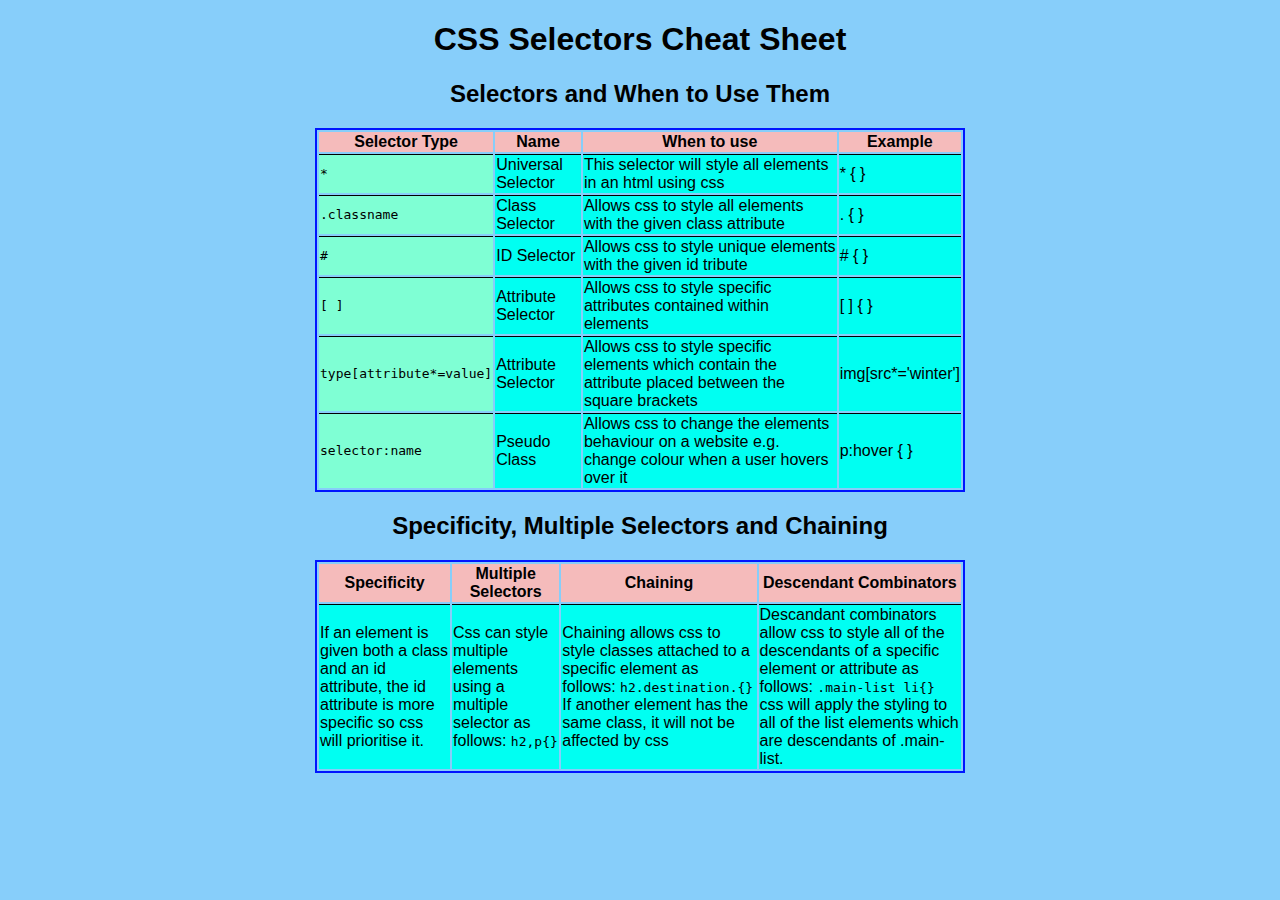
<file: Cheat Sheet Project/index.html>
<!DOCTYPE html>
<html>
    <head>
        <link rel="stylesheet" href="./css/styles.css">
        <title>My CSS Cheat Sheet</title>

    </head>
    <body>
      <h1>CSS Selectors Cheat Sheet</h1>
      <h2>Selectors and When to Use Them</h2>
      <table>
        <thead>
         <tr>
          <th>Selector Type</th>
          <th>Name</th>
          <th>When to use</th>
          <th>Example</th>

         </tr>
        </thead>
        <tbody>
            <tr>
             <td class="code">*</td>  
             <td>Universal Selector</td> 
             <td>This selector will style all elements in an html using css</td>
             <td>* { }</td>
            </tr>
            <tr>
             <td class="code">.classname</td>   
             <td>Class Selector</td> 
             <td>Allows css to style all elements with the given class attribute</td>
             <td>. { }</td>
            </tr>
            <tr>
             <td class="code">#</td>
             <td>ID Selector</td>
             <td>Allows css to style unique elements with the given id tribute</td>
             <td># { }</td>
            </tr>
            <tr>
              <td class="code">[ ]</td>
              <td>Attribute Selector</td>
              <td>Allows css to style specific attributes contained within elements</td>
              <td>[ ] { }</td>
              
            </tr>
            <tr>
              <td class="code">type[attribute*=value]</td>
              <td>Attribute Selector</td>
              <td>Allows css to style specific elements which contain the attribute placed between the square brackets</td>
              <td>img[src*='winter']</td>
            </tr>
            <tr>
               <td class="code">selector:name</td>
               <td>Pseudo Class</td>
               <td>Allows css to change the elements behaviour on a website e.g. change colour when a user hovers over it</td>
               <td>p:hover { }</td>
            </tr>
        </tbody>
        </table>
        
        <h2>Specificity, Multiple Selectors and Chaining</h2>
        <table>
          <thead>
            <tr>
              <th>Specificity</th>
              <th>Multiple Selectors</th>
              <th>Chaining</th>
              <th>Descendant Combinators</th>
            </tr>
            <tbody>
              <tr>
                <td>If an element is given both a class and an id attribute, the id attribute 
                  is more specific so css will prioritise it.</td>
                <td>Css can style multiple elements using a multiple selector as follows:
                 <span class="multiple">h2,p{}</span> 
                </td>
                <td>Chaining allows css to style classes attached to a specific element as follows:
                  <span class="multiple">h2.destination.{}</span> If another element has the same class, 
                  it will not be affected by css</td>
                <td>Descandant combinators allow css to style all of the descendants of a specific element or attribute as follows:
                  <span class="multiple">.main-list li{}</span> css will apply the styling to all of 
                  the list elements which are descendants of .main-list.
                </td>
              </tr>
               
            </tbody>
           


          </thead>


        
       






    
    
    
    </body>
</html>
</file>
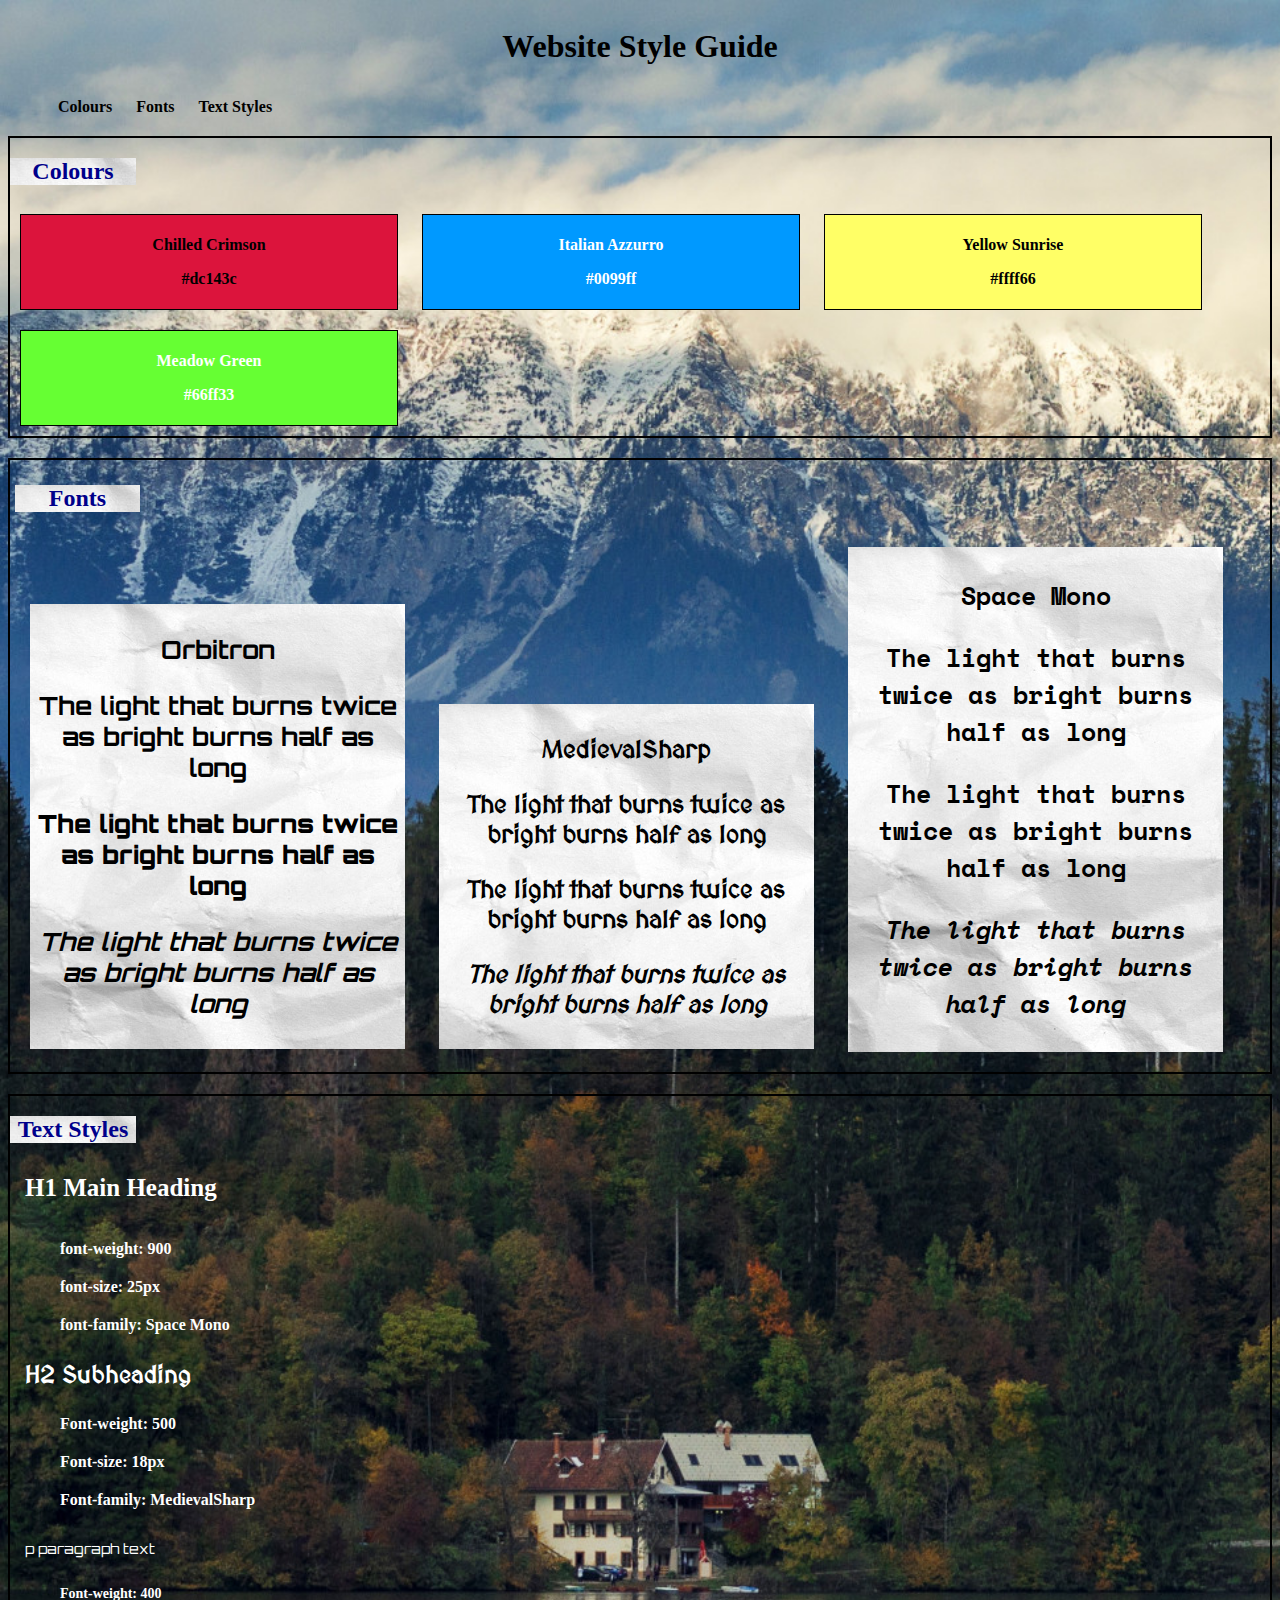
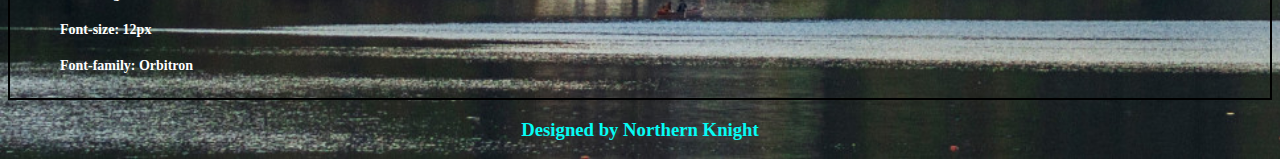
<file: Design System Project/index.html>
<!DOCTYPE html>
<html>
  <head>
    <title>Northern Knight's Website Style Guide</title>
    <link href="./css/resources/swisslake.jpg">
    <link href="./css/resources/whitepaper.jpg">
    <link rel="stylesheet" href="./css/styles.css">
    <link rel="preconnect" href="https://fonts.googleapis.com">
    <link rel="preconnect" href="https://fonts.gstatic.com" crossorigin>
    <link href="https://fonts.googleapis.com/css2?family=Orbitron:wght@400..900&display=swap" rel="stylesheet">
    <link rel="preconnect" href="https://fonts.googleapis.com">
    <link rel="preconnect" href="https://fonts.gstatic.com" crossorigin>
    <link href="https://fonts.googleapis.com/css2?family=MedievalSharp&display=swap" rel="stylesheet">
    <link rel="preconnect" href="https://fonts.googleapis.com">
    <link rel="preconnect" href="https://fonts.gstatic.com" crossorigin>
    <link href="https://fonts.googleapis.com/css2?family=Space+Mono:ital,wght@0,400;0,700;1,400;1,700&display=swap" rel="stylesheet">
    
  </head>
  <body>
    <h1>Website Style Guide</h1>
    <nav class="contents">
      <ul>
        <li><a href="#Colours"></a>Colours</a></li>
        <li><a href="#Fonts"></a>Fonts</a></li>
        <li><a href="#Styles"></a>Text Styles</a></li>
      </ul>
    </nav>
    <div class="colours">
      <h2>Colours</h2>
    
    <div class="colour-palette crimson">
      <p class="colour-name chilled">Chilled Crimson</p>
      <p class="colour-code d">#dc143c</p>
    </div>

    <div class="colour-palette azzurro">
      <p class="colour-name">Italian Azzurro</p>
      <p class="colour-code">#0099ff</p>
    </div>

    <div class="colour-palette sunrise">
      <p class="colour-name yellow">Yellow Sunrise</p>
      <p class="colour-code f">#ffff66</p>
    </div>

    <div class="colour-palette meadow">
      <p class="colour-name">Meadow Green</p>
      <p class="colour-code">#66ff33</p>
    </div>

   </div>

   <div class="fonts">

    <h2>Fonts</h2>

    <div class="font-display orbitron">

     <p>Orbitron</p>
     <p class="regular-orbitron">The light that burns twice as bright burns half as long</p>
     <p class="bold-orbitron">The light that burns twice as bright burns half as long</p>
     <p class="italic-orbitron">The light that burns twice as bright burns half as long</p>

    </div>

    <div class="font-display medieval">

      <p>MedievalSharp</p>
      <p class="regular-medieval">The light that burns twice as bright burns half as long</p>
      <p class="bold-medieval">The light that burns twice as bright burns half as long</p>
      <p class="italic-medieval">The light that burns twice as bright burns half as long</p>

    </div>

    <div class="font-display spacemono">

      <p>Space Mono</p>
      <p class="regular-spacemono">The light that burns twice as bright burns half as long</p>
      <p class="bold-spacemono">The light that burns twice as bright burns half as long</p>
      <p class="italic-spacemono">The light that burns twice as bright burns half as long</p>

    </div>
    </div>

    <div class="text-styles">
    <div>
      <h2>Text Styles</h2>
    </div>
    <div> 
      <h1 class="text-heading">H1 Main Heading</h1>
    </div>
    <div> 
      <ul class="heading-features">

        <li>font-weight: 900</li>
        <li>font-size: 25px</li>
        <li>font-family: Space Mono</li>

      </ul>
    </div>
    <div>
      
      <h2 class="subheading">H2 Subheading</h2>
    
    </div>
    <div>
      <ul class="h2-features">
        
        <li>Font-weight: 500</li>
        <li>Font-size: 18px</li>
        <li>Font-family: MedievalSharp</li>


      </ul>
    </div>
    <div>

      <p class="paragraph-block">p paragraph text</p>

   </div>
   <div>
     <ul class="paragraph-ch">

      <li>Font-weight: 400</li>
      <li>Font-size: 12px</li>
      <li>Font-family: Orbitron</li>

     </ul>
   </div>

   </div>
  </body>

  <footer>

    <h3>Designed by Northern Knight</h3>
   
  </footer>

</html>
</file>
<file: Cheat Sheet Project/css/styles.css>
body {
    background-color: lightskyblue;
}

h1 {
    text-align: center;
    color: rgb(0, 0, 0);
    font-weight: 700;
    font-family: Arial, Helvetica, sans-serif
}

h2 {
    text-align: center;
    color: rgb(0, 0, 0);
    font-weight: 700;
    font-family: Arial, Helvetica, sans-serif
}

.code {
    font-family: monospace;
    background-color:aquamarine;
}

table {
    border: 2px solid hsl(235, 100%, 50%);
    width: 650px;
    margin: 0 auto;
}

thead {
    background-color: rgb(245, 187, 187)
}

th {
    font-family:Arial, Helvetica, sans-serif;
}

td {
    border-top: 1px solid black;
    background-color: rgb(0, 255, 242);
    font-family: Arial, Helvetica, sans-serif;
}

.multiple {
    font-family: monospace;
}
</file>
<file: Design System Project/css/styles.css>
* {
    box-sizing: border-box;
}


body {
   background-image: url("resources/swisslake.jpg");
   background-repeat: no-repeat;
   background-size: cover;
   min-width: auto;
   min-height: auto;
   overflow: scroll;
}

h1 {
    font-family: Georgia, 'Times New Roman', Times, serif;
    text-align: center;
    line-height: 1.6;
}

h2 {
    color: darkblue;
    font-weight: bolder;
    background-image: url("resources/whitepaper.jpg"); 
    text-align: center;
    width: 10%;
}

nav {
    width: 100%;
    text-align: left;
    line-height: 1.6;
}

nav ul {
    color: rgb(0, 0, 0);
    
}

li {
    font-weight: 700;
    font-family: Georgia, 'Times New Roman', Times, serif;
    width: 100%;
    padding: 10px;
    margin: 0 auto;
    text-align: center;
    display: inline; 
}

li:hover {
    cursor: pointer;
    color: red;
    text-decoration: none;
}

.colours {
    border: 2px solid;
    width: 100%;
    opacity: 1;
    font-family: Georgia, 'Times New Roman', Times, serif;
}

.colour-palette {
    color: rgb(255, 255, 255);
    display: inline-block;
    border: 1px solid black;
    width: 30%;
    text-align: center;
    font-weight: 700;
    margin: 10px;
    padding: 5px;
}

.crimson {
    background-color: #dc143c; 
}
    
.azzurro {
    background-color: #0099ff; 
}

.sunrise {
    background-color: #ffff66;
}

.meadow {
    background-color: #66ff33;
}

.yellow, .f, .chilled, .d {
    color: black;
}

.fonts {
    border: 2px solid black;
    margin-top: 20px;
    margin-bottom: 20px;
    padding: 5px;
    width: 100%;
    opacity: 1;
}

.font-display {
    color: rgb(255, 255, 255);
    display: inline-block;
    width: 30%;
    height: 30%;
    text-align: center;
    font-weight: 700;
    margin: 15px;
    padding: 5px;
}

.orbitron {
    font-family: 'Orbitron';
    font-size: 25px;
    background-image: url("resources/whitepaper.jpg");
    color: black;
    position: relative;
    top: 50%;
}

.medieval {
    font-family: 'MedievalSharp';
    font-size: 25px;
    background-image: url("resources/whitepaper.jpg");
    color: black;
    position: relative;
    top: 50%;
}

.spacemono {
    font-family:'Space mono';
    font-size: 25px;
    background-image: url("resources/whitepaper.jpg");
    color: black;
    position: relative;
    top: 50%;
}

.bold-orbitron {
    font-weight: bolder;
}

.italic-orbitron {
    font-style: italic;
}

.bold-medieval {
    font-weight: bold;
}

.italic-medieval {
    font-style: italic;
}

.bold-spacemono {
    font-weight: bold;
}

.italic-spacemono {
    font-style: italic;
}

.text-styles {
    border: 2px solid;
    width: 100%;
    opacity: 1;
    margin-top: 20px;
    font-family: Georgia, 'Times New Roman', Times, serif;
}

.text-heading {
    text-align: left;
    font-weight: 700;
    font-family: Georgia, 'Times New Roman', Times, serif;
    font-size: 25px;
    color: white;
    padding: 5px; 
    margin-left: 10px;
}

.heading1 {
    color: white;
    display:block;
}

.subheading {
    text-align: left;
    background-image: none;
    color: white;
    display: inline;
    font-family: 'MedievalSharp', sans-serif;
    padding: 5px;
    margin-left: 10px;
}

.paragraph-block {
    text-align: left;
    font-weight: 400;
    font-size: 14px;
    font-family: 'Orbitron', sans-serif;
    color: white;
    padding: 5px;
    margin-left: 10px;
}

.paragraph-ch {
    font-family: 'Orbitron', sans-serif;
    font-size: 14px;
}

.text-styles li {
    color: white;
    display: block;
    text-decoration: none; 
    text-align: left; 
    cursor: default;
}

footer {
    position: relative;
    bottom: 0;
    color: rgb(6, 252, 244);
    font-family: Georgia, 'Times New Roman', Times, serif;
    font-weight: 500;
    text-align: center;
    margin-top: 10px;
}
</file>
